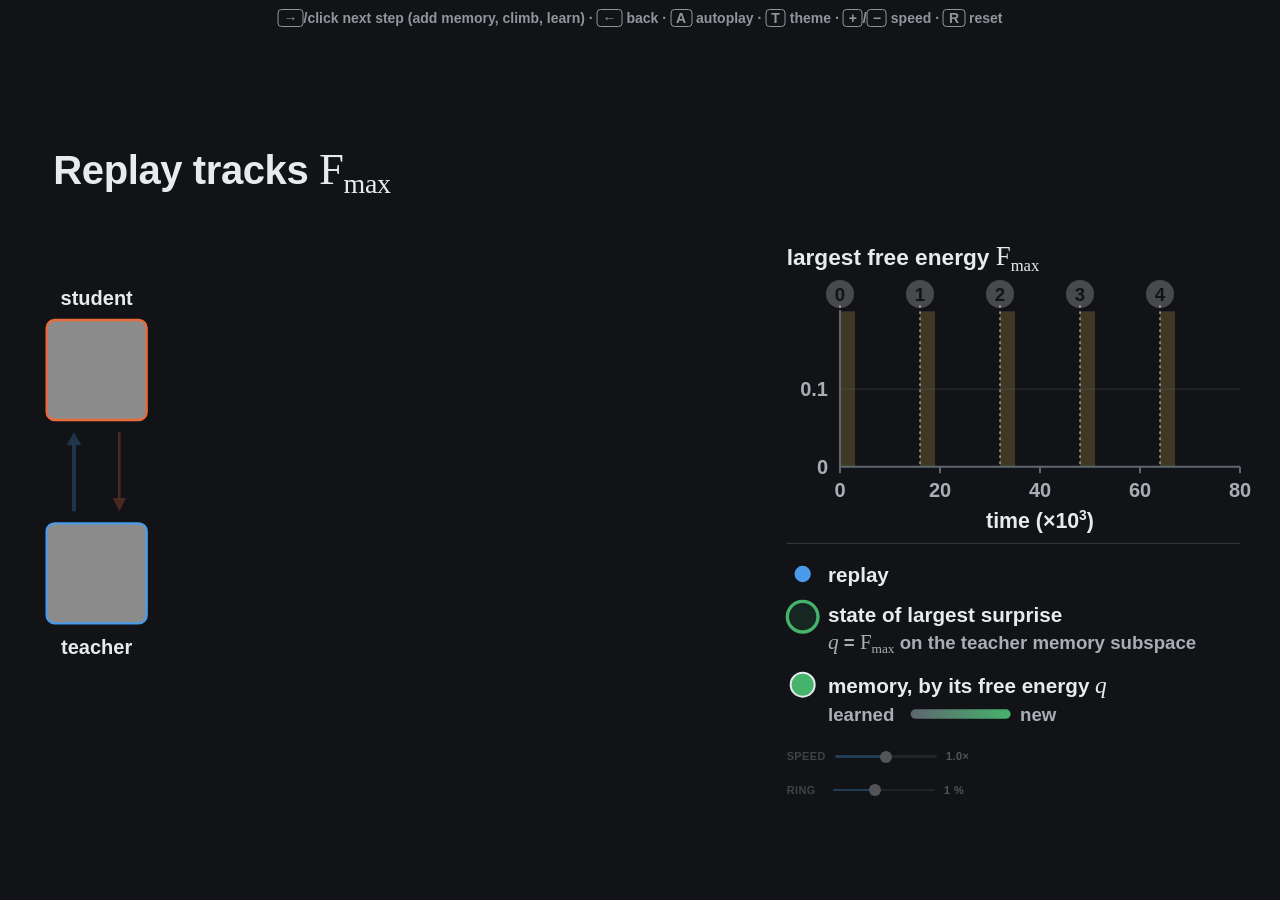
<file: slides/fmax_tracking.html>
<!doctype html>
<html lang="en">
<head>
  <meta charset="utf-8">
  <meta name="viewport" content="width=device-width, initial-scale=1">
  <title>F_max tracking</title>
  <meta name="description" content="Teacher (hippocampus) activity tracks the largest student (cortex) free energy; plasticity removes it. Per memory: click to add it, click to climb to F_max, click to resume learning.">
  <link rel="stylesheet" href="css/fmax-player.css">
  <style>
    html, body { margin: 0; height: 100%; background: #111316; overflow: hidden; }
    body[data-theme="light"] { background: #FFFFFF; }
    .stage {
      position: absolute; inset: 0; display: flex; align-items: center; justify-content: center;
    }
    /* largest 16:9 box that fits the window */
    .stage .fmax-player { width: min(100vw, calc(100vh * 16 / 9)); cursor: pointer; }
    .help {
      position: fixed; left: 50%; transform: translateX(-50%); top: 10px; margin: 0; white-space: nowrap;
      font: 600 14px "Inter", "Segoe UI", "Helvetica Neue", Arial, sans-serif;
      color: #A9AEB5; opacity: 0.85; transition: opacity 0.6s;
    }
    body[data-theme="light"] .help { color: #5F6670; }
    .help.faded { opacity: 0; }
    kbd { font: inherit; border: 1px solid currentColor; border-radius: 4px; padding: 0 5px; }
  </style>
</head>
<body data-theme="dark">
  <div class="stage">
    <div class="fmax-player" data-fmax="fmax_tracking" data-theme="dark"></div>
  </div>
  <p class="help">
    <kbd>→</kbd>/click next step (add memory, climb, learn) · <kbd>←</kbd> back · <kbd>A</kbd> autoplay ·
    <kbd>T</kbd> theme · <kbd>+</kbd>/<kbd>−</kbd> speed · <kbd>R</kbd> reset
  </p>

  <script src="media/interactive/fmax_tracking.data.js"></script>
  <script src="js/fmax-player.js"></script>
  <script>
    const elm = document.querySelector(".fmax-player");
    const player = elm._fmax;
    const help = document.querySelector(".help");
    const params = new URLSearchParams(location.search);
    const setTheme = (t) => { document.body.dataset.theme = t; player.setTheme(t); };
    if (params.get("theme") === "light") setTheme("light");
    if (params.has("speed")) player.setSpeed(parseFloat(params.get("speed")));
    if (params.has("autoplay")) { player.opts.loop = true; player.setAutoplay(true); }

    let fadeTimer;
    const poke = () => {
      help.classList.remove("faded");
      clearTimeout(fadeTimer);
      fadeTimer = setTimeout(() => help.classList.add("faded"), 4000);
    };
    poke();
    elm.addEventListener("click", (e) => { if (!e.target.closest(".fp-speed")) player.next(); });
    document.addEventListener("keydown", (e) => {
      const k = e.key;
      if (k === "ArrowRight" || k === " " || k === "PageDown" || k === "Enter") player.next();
      else if (k === "ArrowLeft" || k === "PageUp" || k === "Backspace") player.prev();
      else if (k === "a" || k === "A") { player.opts.loop = true; player.setAutoplay(!player.opts.autoplay); }
      else if (k === "t" || k === "T") setTheme(player.opts.theme === "dark" ? "light" : "dark");
      else if (k === "r" || k === "R") { player.setAutoplay(false); player.reset(); }
      else if (k === "+" || k === "=") player.setSpeed(player.opts.speed * 1.25);
      else if (k === "-" || k === "_") player.setSpeed(player.opts.speed / 1.25);
      else return;
      e.preventDefault();
      poke();
    });
  </script>
</body>
</html>
</file>
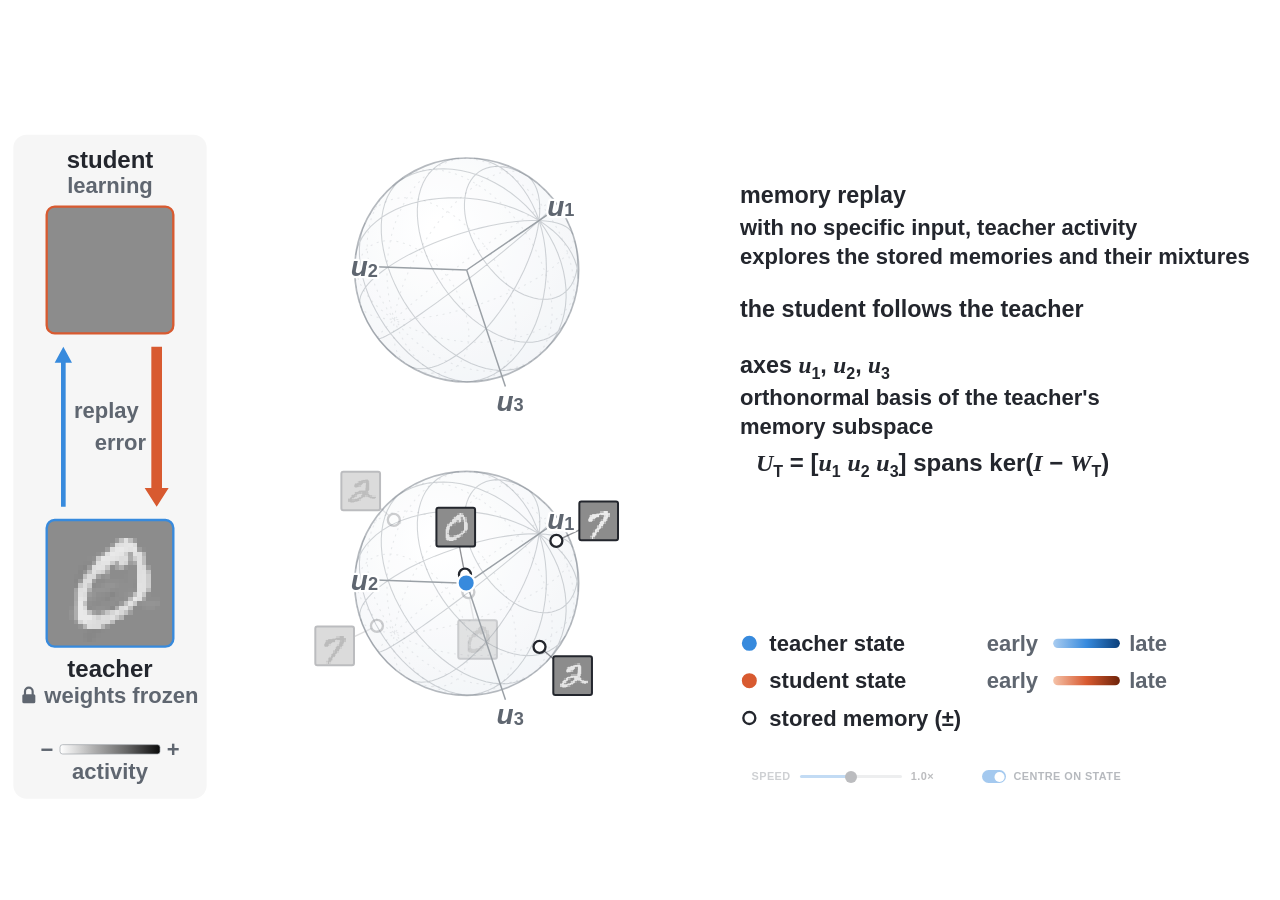
<file: slides/sphere_transfer.html>
<!doctype html>
<html lang="en">
<head>
  <meta charset="utf-8">
  <meta name="viewport" content="width=device-width, initial-scale=1">
  <title>Sphere transfer</title>
  <meta name="description" content="Hippocampal (teacher) activity on its memory sphere while the cortex (student) learns; per-mode transfer gap. Click to play, drag the sphere to turn it.">
  <link rel="stylesheet" href="css/fmax-player.css">
  <style>
    html, body { margin: 0; height: 100%; background: #FFFFFF; overflow: hidden; }
    body[data-theme="dark"] { background: #111316; }
    .stage { position: absolute; inset: 0; display: flex; align-items: center; justify-content: center; }
    .stage .sphere-player { width: min(100vw, calc(100vh * 16 / 9)); }
  </style>
</head>
<body data-theme="light">
  <div class="stage">
    <div class="sphere-player" data-sphere="sphere_transfer" data-theme="light"></div>
  </div>
  <script src="media/interactive/sphere_transfer.data.js"></script>
  <script>
    // ?layout=gap|drive|dW shows that layout, ?follow=off the fixed camera (set before the player mounts)
    { const q = new URLSearchParams(location.search), e = document.querySelector(".sphere-player");
      if (q.get("layout")) e.dataset.layout = q.get("layout");
      if (q.get("follow")) e.dataset.follow = q.get("follow"); }
  </script>
  <script src="js/sphere-player.js"></script>
  <script>
    const player = document.querySelector(".sphere-player")._sphere;
    const params = new URLSearchParams(location.search);
    const setTheme = (t) => { document.body.dataset.theme = t; player.setTheme(t); };
    if (params.get("theme") === "dark") setTheme("dark");
    // ?t=1300 shows that time, held (for checking frames)
    if (params.has("t")) { player.phase = "held"; player.pos = 1; player.tNow = parseFloat(params.get("t")); player.render(); }
    document.addEventListener("keydown", (e) => {
      const k = e.key;
      if (k === "ArrowRight" || k === " " || k === "PageDown" || k === "Enter") player.next();
      else if (k === "ArrowLeft" || k === "PageUp" || k === "Backspace") player.prev();
      else if (k === "t" || k === "T") setTheme(player.opts.theme === "dark" ? "light" : "dark");
      else if (k === "r" || k === "R") player.goTo(0, false);
      else return;
      e.preventDefault();
    });
  </script>
</body>
</html>
</file>
<file: slides/css/fmax-player.css>
/* Animation players (js/fmax-player.js, js/sphere-player.js). Colours live in the script (THEMES), mirroring
 * talk.css; this only sizes the player and styles its speed slider. */

:is(.fmax-player, .sphere-player) {
  position: relative;
  width: 100%;
  aspect-ratio: 16 / 9;
  container-type: inline-size;      /* slider sizes in cqw: 1cqw = 19.2px on the 1920 canvas */
  user-select: none;
  -webkit-user-select: none;
}
:is(.fmax-player, .sphere-player) > svg { display: block; width: 100%; height: 100%; }

/* in a slide: full bleed over the 1920x1080 canvas */
.reveal section :is(.fmax-player, .sphere-player) {
  position: absolute;
  inset: 0;
  width: auto;
  aspect-ratio: auto;
}
/* slide with a deck title (section.titled): the title where the other slides have it (their padding), a bit
   smaller; the player fills the 16:9 box under it, 1671 x 940, centred, so its cqw-placed controls stay aligned */
.reveal .slides section.full.titled { padding: 72px var(--pad) 0; }
.reveal section.titled > h2 { font-size: 1.25em; }
.reveal section.titled :is(.fmax-player, .sphere-player) { top: 140px; bottom: 0; left: 124.5px; right: 124.5px; }
.reveal section .fragment:is(.fmax-step, .sphere-step) { position: absolute; width: 0; height: 0; overflow: hidden; }

/* the player has its own bottom-left note: hide the deck footer on its slide */
.reveal-viewport:has(section:is(.fmax-slide, .sphere-slide).present) .talk-footer { display: none; }

/* ---------- speed slider: faint until hovered (placed by the script, in cqw) ---------- */
:is(.fmax-player, .sphere-player) .fp-speed {
  position: absolute;
  display: flex;
  align-items: center;
  gap: 0.7cqw;
  padding: 0.45cqw 0.9cqw;
  border-radius: 99px;
  font: 700 0.85cqw/1 "Inter", "Segoe UI", "Helvetica Neue", Arial, sans-serif;
  letter-spacing: 0.04em;
  color: var(--fp-soft);
  opacity: 0.3;
  transition: opacity 0.3s ease, background-color 0.3s ease;
}
:is(.fmax-player, .sphere-player) .fp-speed:hover {
  opacity: 1;
  background: color-mix(in srgb, var(--fp-soft) 12%, transparent);
}
:is(.fmax-player, .sphere-player) .fp-speed-label { text-transform: uppercase; }
.fmax-player .fp-speed-label { min-width: 3.4em; }   /* speed and ring sliders: tracks line up */
:is(.fmax-player, .sphere-player) .fp-speed-value {
  min-width: 3.2em;
  color: var(--fp-ink);
  font-variant-numeric: tabular-nums;
}

:is(.fmax-player, .sphere-player) .fp-speed input[type="range"] {
  -webkit-appearance: none;
  appearance: none;
  width: 8cqw;
  height: 1.2cqw;
  margin: 0;
  background: transparent;
  cursor: pointer;
  outline: none;
}
:is(.fmax-player, .sphere-player) .fp-speed input[type="range"]::-webkit-slider-runnable-track {
  height: 0.22cqw;
  border-radius: 99px;
  background: linear-gradient(to right, var(--fp-accent) var(--fp-fill, 50%),
                              color-mix(in srgb, var(--fp-soft) 35%, transparent) var(--fp-fill, 50%));
}
:is(.fmax-player, .sphere-player) .fp-speed input[type="range"]::-webkit-slider-thumb {
  -webkit-appearance: none;
  width: 0.95cqw;
  height: 0.95cqw;
  margin-top: -0.365cqw;
  border-radius: 50%;
  background: var(--fp-ink);
  border: none;
  transition: transform 0.15s ease;
}
:is(.fmax-player, .sphere-player) .fp-speed input[type="range"]:active::-webkit-slider-thumb { transform: scale(1.25); }
:is(.fmax-player, .sphere-player) .fp-speed input[type="range"]::-moz-range-track {
  height: 0.22cqw;
  border-radius: 99px;
  background: color-mix(in srgb, var(--fp-soft) 35%, transparent);
}
:is(.fmax-player, .sphere-player) .fp-speed input[type="range"]::-moz-range-progress {
  height: 0.22cqw;
  border-radius: 99px;
  background: var(--fp-accent);
}
:is(.fmax-player, .sphere-player) .fp-speed input[type="range"]::-moz-range-thumb {
  width: 0.95cqw;
  height: 0.95cqw;
  border-radius: 50%;
  background: var(--fp-ink);
  border: none;
}

/* ---------- sphere player: speed slider + "centre on state" toggle side by side ---------- */
.sphere-player .fp-controls {
  position: absolute;
  display: flex;
  align-items: center;
  gap: 1cqw;
}
.sphere-player .fp-controls .fp-speed { position: static; }
.sphere-player .fp-toggle {
  display: flex;
  align-items: center;
  gap: 0.6cqw;
  padding: 0.45cqw 0.9cqw;
  border: none;
  border-radius: 99px;
  background: transparent;
  font: 700 0.85cqw/1 "Inter", "Segoe UI", "Helvetica Neue", Arial, sans-serif;
  letter-spacing: 0.04em;
  text-transform: uppercase;
  color: var(--fp-soft);
  cursor: pointer;
  opacity: 0.45;
  transition: opacity 0.3s ease, background-color 0.3s ease;
}
.sphere-player .fp-toggle:hover {
  opacity: 1;
  background: color-mix(in srgb, var(--fp-soft) 12%, transparent);
}
.sphere-player .fp-switch {
  position: relative;
  width: 1.9cqw;
  height: 1cqw;
  border-radius: 99px;
  background: color-mix(in srgb, var(--fp-soft) 35%, transparent);
  transition: background-color 0.2s ease;
}
.sphere-player .fp-switch::after {
  content: "";
  position: absolute;
  top: 0.12cqw;
  left: 0.12cqw;
  width: 0.76cqw;
  height: 0.76cqw;
  border-radius: 50%;
  background: var(--fp-ink);
  transition: transform 0.2s ease;
}
.sphere-player .fp-toggle.on .fp-switch { background: var(--fp-accent); }
.sphere-player .fp-toggle.on .fp-switch::after { transform: translateX(0.9cqw); background: #fff; }

/* PDF export: no controls */
.reveal.print-pdf :is(.fp-speed, .fp-controls),
html.print-pdf :is(.fp-speed, .fp-controls) { display: none; }
</file>
